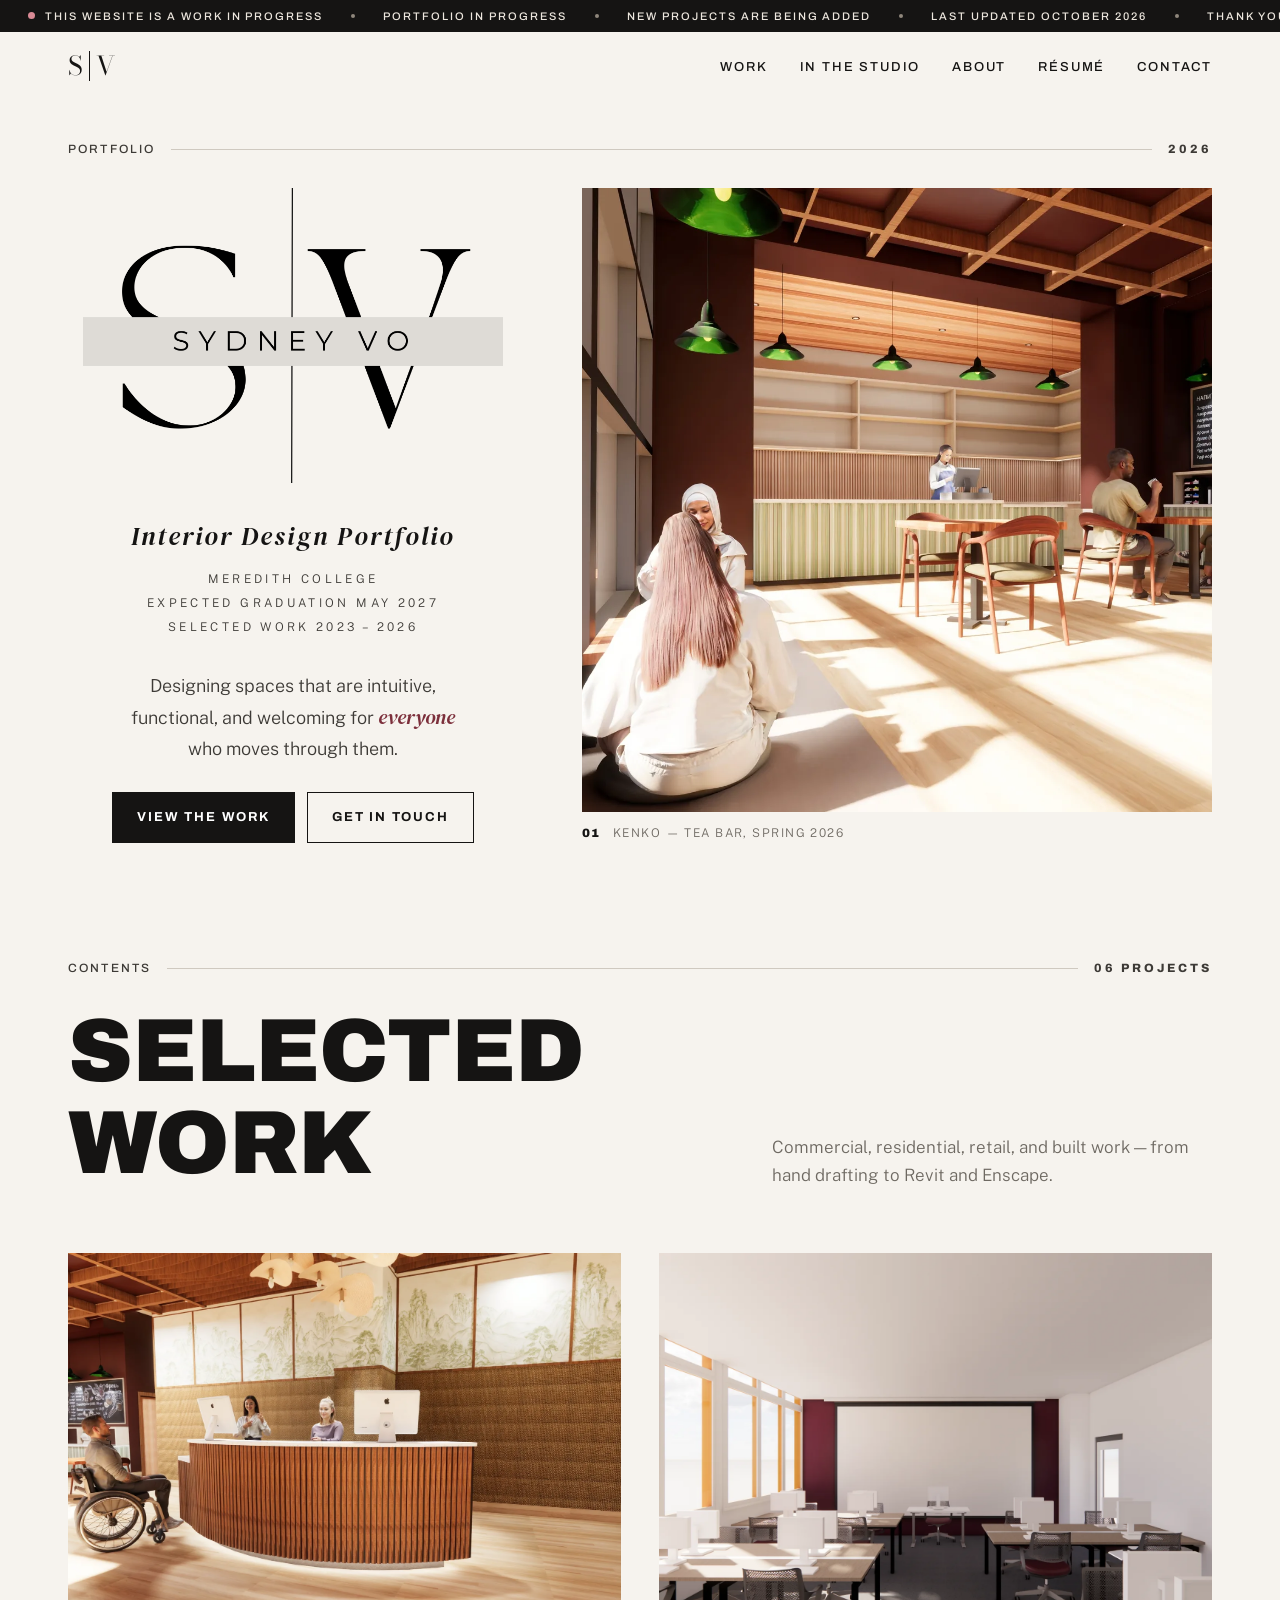
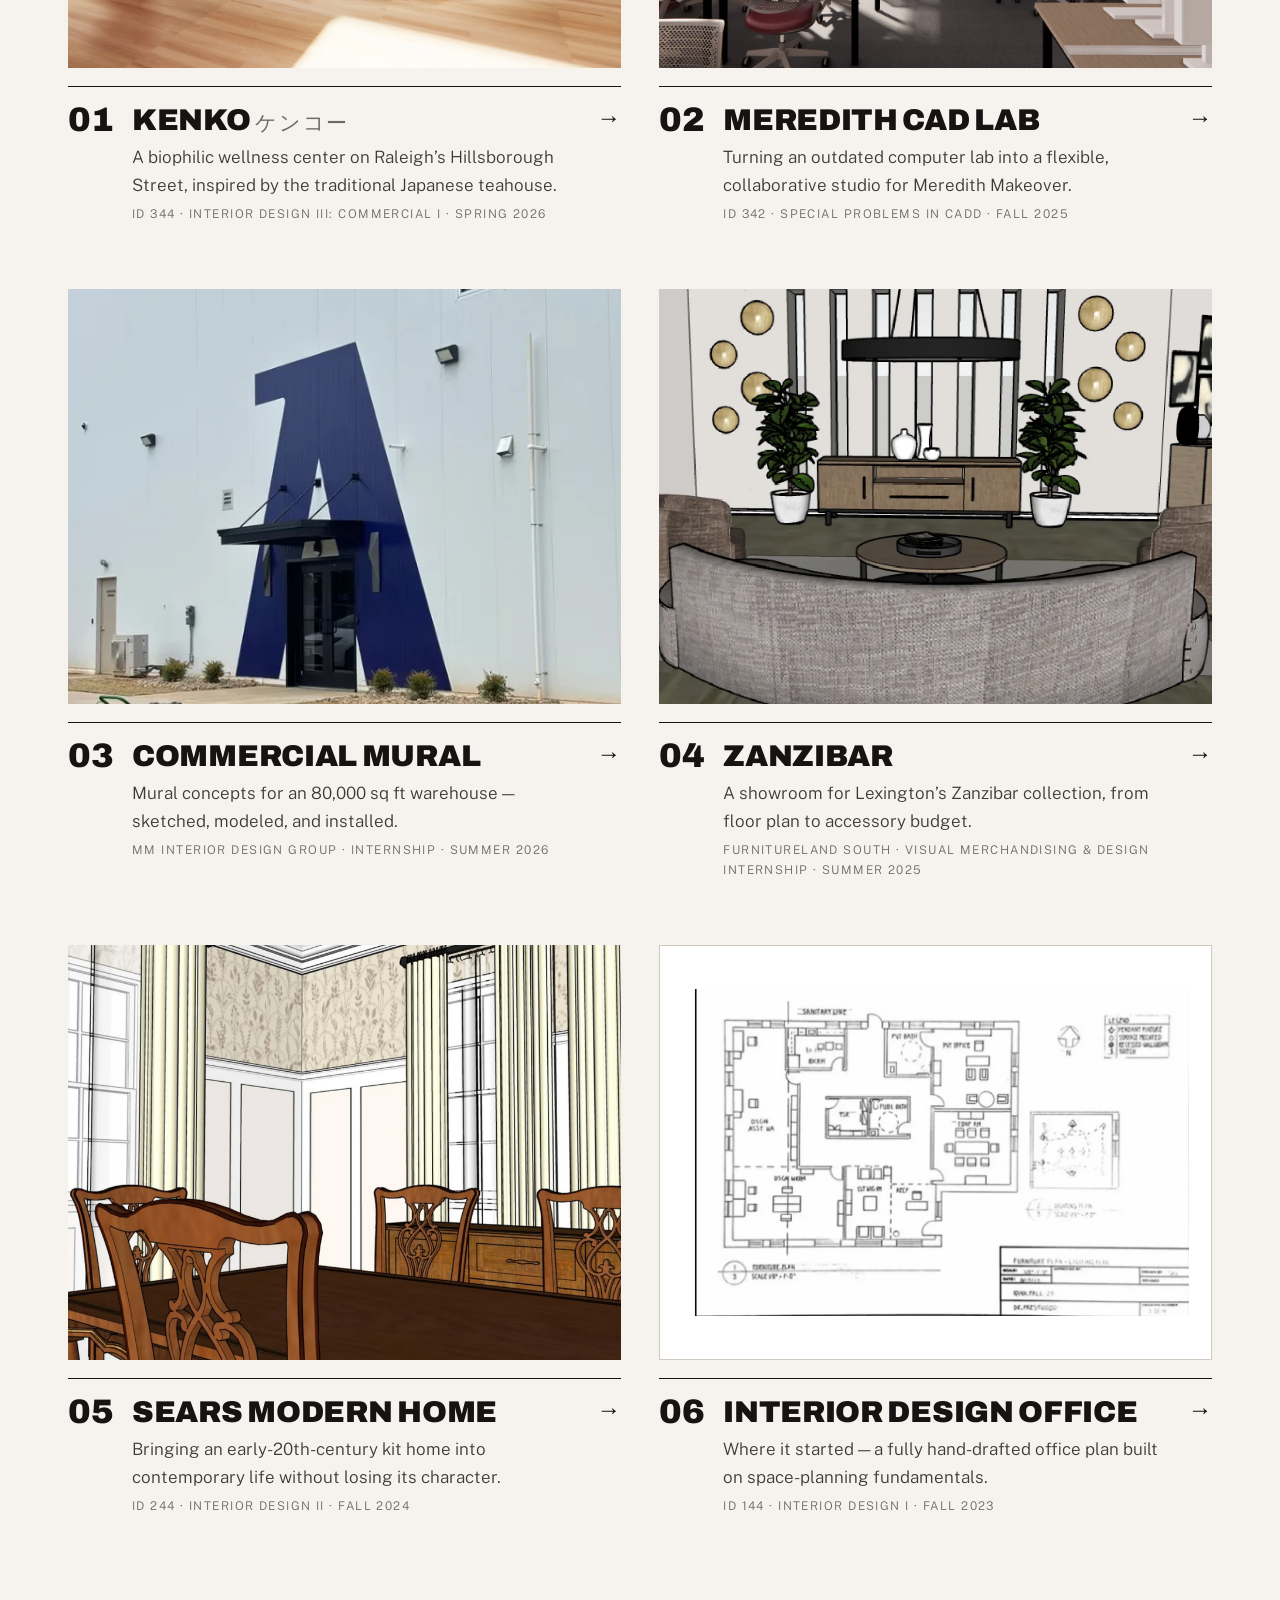
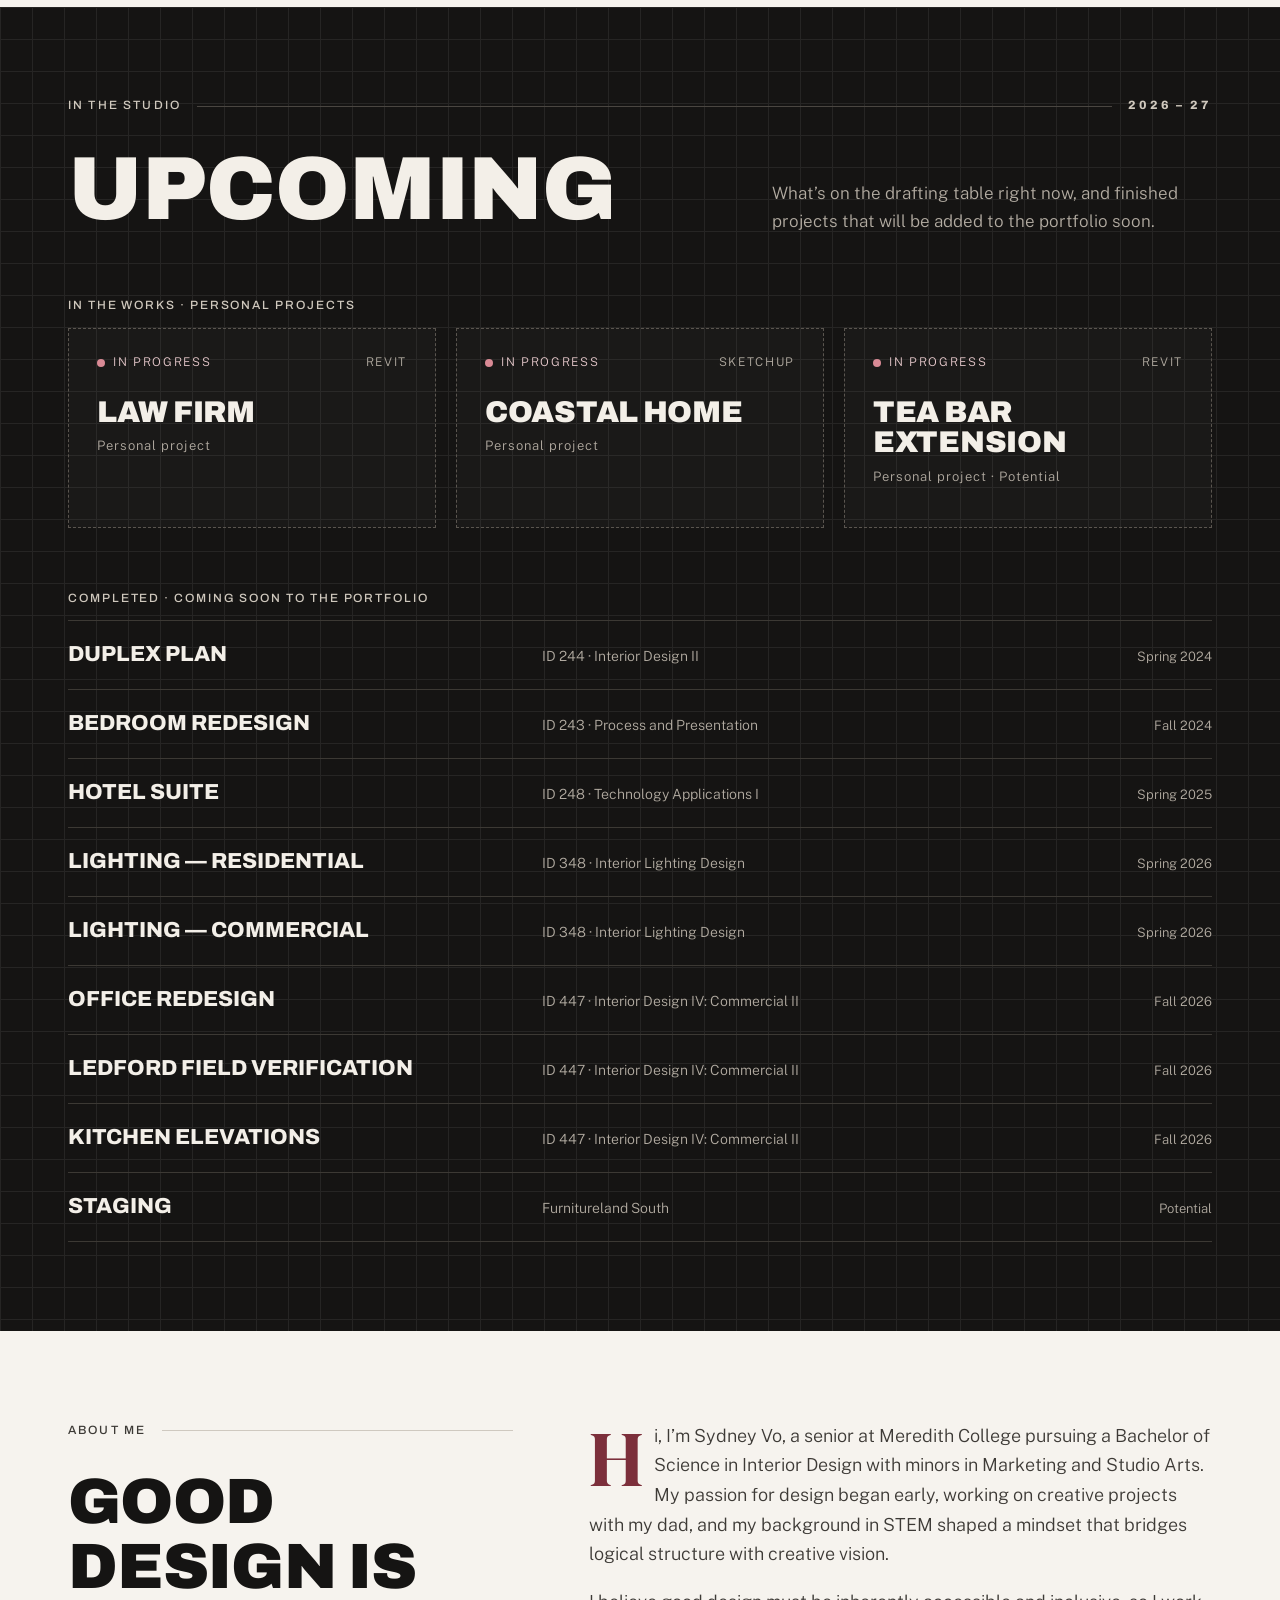
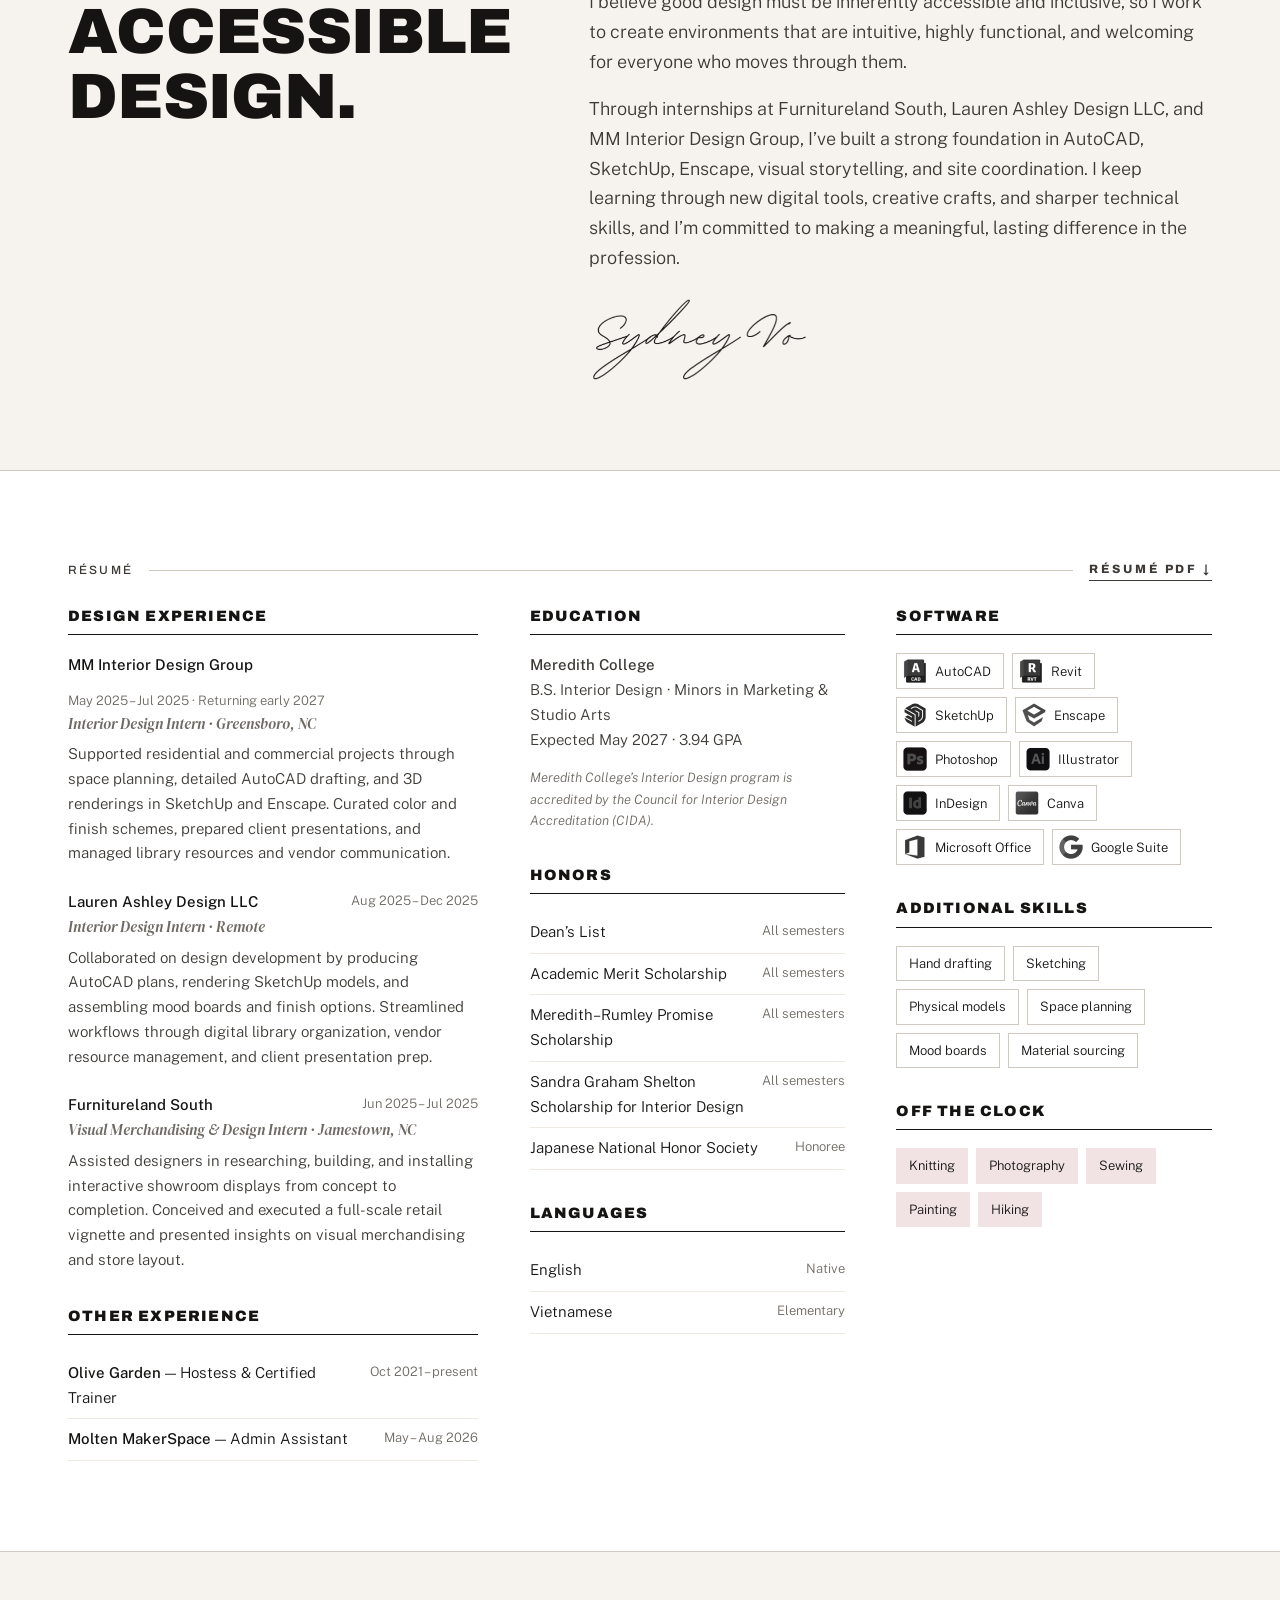
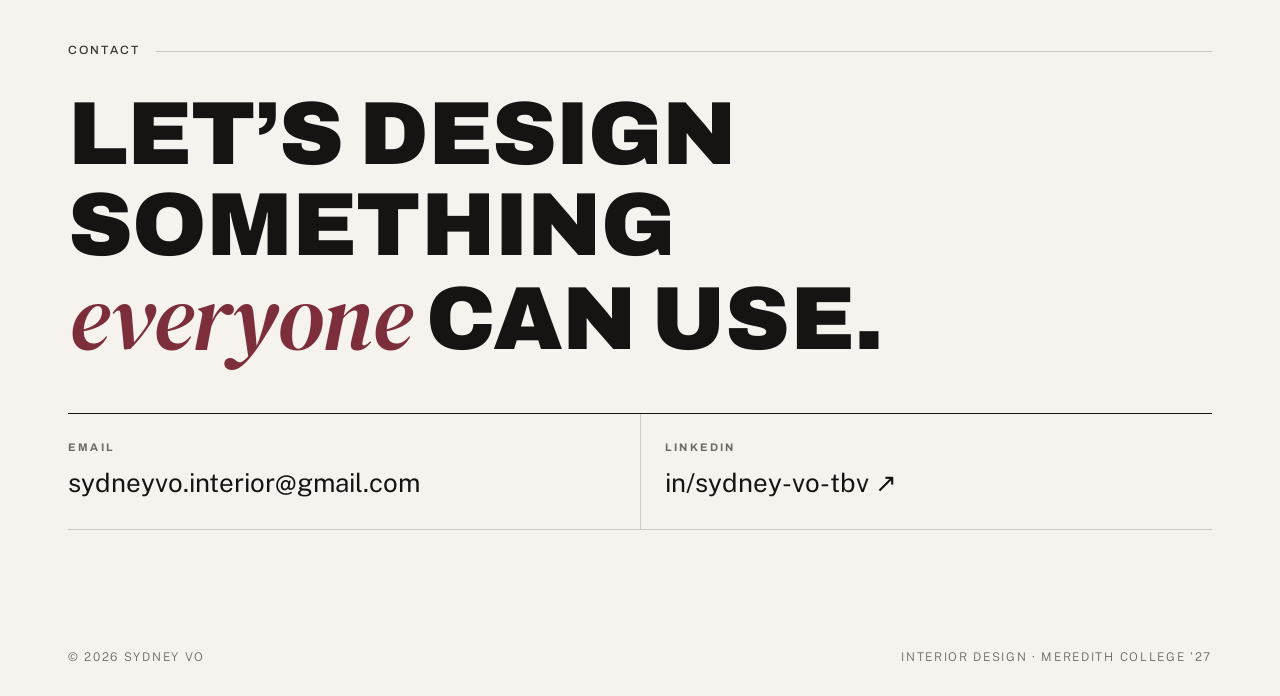
<file: index.html>
<!DOCTYPE html>
<html lang="en">
<head>
  <meta charset="UTF-8" />
  <meta name="viewport" content="width=device-width, initial-scale=1.0" />
  <title>Sydney Vo — Interior Design Portfolio</title>
  <meta name="description" content="Sydney Vo — interior design portfolio. Accessible, inclusive, human-centered spaces. B.S. Interior Design, Meredith College, 2027." />
  <meta property="og:title" content="Sydney Vo — Interior Design Portfolio" />
  <meta property="og:description" content="Selected work 2023–2026: Kenko wellness center, Meredith CAD Lab, Zanzibar, Sears Modern Home and more." />
  <meta property="og:image" content="assets/kenko/teabar-platform.webp" />
  <link rel="preconnect" href="https://fonts.googleapis.com" />
  <link rel="preconnect" href="https://fonts.gstatic.com" crossorigin />
  <link href="https://fonts.googleapis.com/css2?family=Archivo:wght@400;500;700;800;900&family=Bodoni+Moda:opsz,wght@6..96,400;6..96,500&family=DM+Serif+Display:ital@0;1&family=Public+Sans:ital,wght@0,300;0,400;0,500;1,300&display=swap" rel="stylesheet" />
  <link rel="stylesheet" href="styles.css" />
</head>
<body>
  <a class="skip-link" href="#main">Skip to content</a>

  <header class="site-header">
    <div class="wip-bar" role="status" aria-label="This website is a work in progress. New projects are being added.">
      <div class="wip-track" aria-hidden="true">
        <span class="wip-group"><span><i></i>This website is a work in progress</span><span>Portfolio in progress</span><span>New projects are being added</span><span>Last updated October 2026</span><span>Thank you for visiting</span></span>
        <span class="wip-group"><span><i></i>This website is a work in progress</span><span>Portfolio in progress</span><span>New projects are being added</span><span>Last updated October 2026</span><span>Thank you for visiting</span></span>
      </div>
    </div>
    <div class="header-inner">
      <a href="#top" class="logo" aria-label="Sydney Vo — home"><span>S</span><i aria-hidden="true"></i><span>V</span></a>
      <nav class="nav" id="mobile-nav" aria-label="Main">
        <ul>
          <li><a href="#work">Work</a></li>
          <li><a href="#studio">In the studio</a></li>
          <li><a href="#about">About</a></li>
          <li><a href="#resume">Résumé</a></li>
          <li><a href="#contact">Contact</a></li>
        </ul>
      </nav>
      <button class="nav-toggle" aria-label="Open menu" aria-expanded="false" aria-controls="mobile-nav">
        <span></span><span></span>
      </button>
    </div>
  </header>

  <main id="main">
    <!-- Cover -->
    <section class="cover" id="top">
      <div class="rule-label wrap"><span>Portfolio</span><i></i><b>2026</b></div>
      <div class="cover-grid wrap">
        <div class="cover-mark">
          <img class="logo-mark" src="assets/img/logo.png" alt="" width="808" height="568" />
          <h1 class="sr-only">Sydney Vo</h1>
          <p class="cover-kicker">Interior Design Portfolio</p>
          <p class="cover-meta">Meredith College<br />Expected graduation May 2027<br />Selected work 2023 – 2026</p>
          <p class="cover-lede">Designing spaces that are intuitive, functional, and welcoming for <em>everyone</em> who moves through them.</p>
          <div class="cover-actions">
            <a href="#work" class="btn">View the work</a>
            <a href="#contact" class="btn btn-ghost">Get in touch</a>
          </div>
        </div>
        <figure class="cover-image">
          <img src="assets/kenko/teabar-platform.webp" alt="Kenko tea bar — raised platform seating by the windows, warm wood and green tile" fetchpriority="high" />
          <figcaption><span>01</span> Kenko — tea bar, Spring 2026</figcaption>
        </figure>
      </div>
    </section>

    <!-- Work -->
    <section id="work" class="section">
      <div class="wrap">
        <div class="rule-label"><span>Contents</span><i></i><b>06 projects</b></div>
        <header class="section-head">
          <h2>Selected work</h2>
          <p>Commercial, residential, retail, and built work — from hand drafting to Revit and Enscape.</p>
        </header>
        <div class="work-grid" id="work-grid"><!-- rendered from assets/projects.js --></div>
      </div>
    </section>

    <!-- In progress -->
    <section id="studio" class="section studio">
      <div class="wrap">
        <div class="rule-label"><span>In the studio</span><i></i><b>2026 – 27</b></div>
        <header class="section-head">
          <h2>Upcoming</h2>
          <p>What’s on the drafting table right now, and finished projects that will be added to the portfolio soon.</p>
        </header>
        <h3 class="studio-sub">In the works · personal projects</h3>
        <div class="studio-grid" id="studio-grid"><!-- rendered from assets/projects.js --></div>
        <h3 class="studio-sub">Completed · coming soon to the portfolio</h3>
        <ul class="studio-list" id="studio-list"><!-- rendered from assets/projects.js --></ul>
      </div>
    </section>

    <!-- About -->
    <section id="about" class="section about">
      <div class="wrap about-grid">
        <div>
          <div class="rule-label"><span>About me</span><i></i></div>
          <h2 class="about-title">Good design is accessible design.</h2>
        </div>
        <div class="about-body">
          <p>Hi, I’m Sydney Vo, a senior at Meredith College pursuing a Bachelor of Science in Interior Design with minors in Marketing and Studio Arts. My passion for design began early, working on creative projects with my dad, and my background in STEM shaped a mindset that bridges logical structure with creative vision.</p>
          <p>I believe good design must be inherently accessible and inclusive, so I work to create environments that are intuitive, highly functional, and welcoming for everyone who moves through them.</p>
          <p>Through internships at Furnitureland South, Lauren Ashley Design LLC, and MM Interior Design Group, I’ve built a strong foundation in AutoCAD, SketchUp, Enscape, visual storytelling, and site coordination. I keep learning through new digital tools, creative crafts, and sharper technical skills, and I’m committed to making a meaningful, lasting difference in the profession.</p>
          <img class="signature" src="assets/img/signature.png" alt="Sydney Vo signature" width="385" height="147" loading="lazy" />
        </div>
      </div>
    </section>

    <!-- Résumé -->
    <section id="resume" class="section resume">
      <div class="wrap">
        <div class="rule-label rule-label-links"><span>Résumé</span><i></i><b><a href="reference_content/SydneyVo_2026_Resume.pdf" download>Résumé PDF ↓</a></b></div>
        <div class="resume-grid">
          <div class="resume-col">
            <h3>Design experience</h3>
            <article class="job">
              <header><strong>MM Interior Design Group</strong><span>May 2025 – Jul 2025 · Returning early 2027</span></header>
              <em>Interior Design Intern · Greensboro, NC</em>
              <p>Supported residential and commercial projects through space planning, detailed AutoCAD drafting, and 3D renderings in SketchUp and Enscape. Curated color and finish schemes, prepared client presentations, and managed library resources and vendor communication.</p>
            </article>
            <article class="job">
              <header><strong>Lauren Ashley Design LLC</strong><span>Aug 2025 – Dec 2025</span></header>
              <em>Interior Design Intern · Remote</em>
              <p>Collaborated on design development by producing AutoCAD plans, rendering SketchUp models, and assembling mood boards and finish options. Streamlined workflows through digital library organization, vendor resource management, and client presentation prep.</p>
            </article>
            <article class="job">
              <header><strong>Furnitureland South</strong><span>Jun 2025 – Jul 2025</span></header>
              <em>Visual Merchandising &amp; Design Intern · Jamestown, NC</em>
              <p>Assisted designers in researching, building, and installing interactive showroom displays from concept to completion. Conceived and executed a full-scale retail vignette and presented insights on visual merchandising and store layout.</p>
            </article>
            <h3>Other experience</h3>
            <ul class="plain">
              <li><span class="role"><strong>Olive Garden</strong> — Hostess &amp; Certified Trainer</span><span>Oct 2021 – present</span></li>
              <li><span class="role"><strong>Molten MakerSpace</strong> — Admin Assistant</span><span>May – Aug 2026</span></li>
            </ul>
          </div>
          <div class="resume-col">
            <h3>Education</h3>
            <p><strong>Meredith College</strong><br />B.S. Interior Design · Minors in Marketing &amp; Studio Arts<br />Expected May 2027 · 3.94 GPA</p>
            <p class="fine">Meredith College’s Interior Design program is accredited by the Council for Interior Design Accreditation (CIDA).</p>
            <h3>Honors</h3>
            <ul class="plain">
              <li>Dean’s List <span>All semesters</span></li>
              <li>Academic Merit Scholarship <span>All semesters</span></li>
              <li>Meredith–Rumley Promise Scholarship <span>All semesters</span></li>
              <li>Sandra Graham Shelton Scholarship for Interior Design <span>All semesters</span></li>
              <li>Japanese National Honor Society <span>Honoree</span></li>
            </ul>
            <h3>Languages</h3>
            <ul class="plain">
              <li>English <span>Native</span></li>
              <li>Vietnamese <span>Elementary</span></li>
            </ul>
          </div>
          <div class="resume-col">
            <h3>Software</h3>
            <ul class="chips chips-icons">
              <li><img src="assets/icons/autocad.png" alt="" width="24" height="24" loading="lazy" />AutoCAD</li>
              <li><img src="assets/icons/revit.png" alt="" width="24" height="24" loading="lazy" />Revit</li>
              <li><img src="assets/icons/sketchup.png" alt="" width="24" height="24" loading="lazy" />SketchUp</li>
              <li><img src="assets/icons/enscape.png" alt="" width="24" height="24" loading="lazy" />Enscape</li>
              <li><img src="assets/icons/photoshop.png" alt="" width="24" height="24" loading="lazy" />Photoshop</li>
              <li><img src="assets/icons/illustrator.png" alt="" width="24" height="24" loading="lazy" />Illustrator</li>
              <li><img src="assets/icons/indesign.png" alt="" width="24" height="24" loading="lazy" />InDesign</li>
              <li><img src="assets/icons/canva.png" alt="" width="24" height="24" loading="lazy" />Canva</li>
              <li><img src="assets/icons/office.png" alt="" width="24" height="24" loading="lazy" />Microsoft Office</li>
              <li><img src="assets/icons/google.png" alt="" width="24" height="24" loading="lazy" />Google Suite</li>
            </ul>
            <h3>Additional skills</h3>
            <ul class="chips">
              <li>Hand drafting</li><li>Sketching</li><li>Physical models</li><li>Space planning</li><li>Mood boards</li><li>Material sourcing</li>
            </ul>
            <h3>Off the clock</h3>
            <ul class="chips chips-soft">
              <li>Knitting</li><li>Photography</li><li>Sewing</li><li>Painting</li><li>Hiking</li>
            </ul>
          </div>
        </div>
      </div>
    </section>

    <!-- Contact -->
    <section id="contact" class="section contact">
      <div class="wrap">
        <div class="rule-label"><span>Contact</span><i></i></div>
        <h2 class="contact-title">Let’s design something<br /><em>everyone</em> can use.</h2>
        <div class="contact-links">
          <a href="mailto:sydneyvo.interior@gmail.com"><small>Email</small>sydneyvo.interior@gmail.com</a>
          <a href="https://www.linkedin.com/in/sydney-vo-tbv" target="_blank" rel="noopener noreferrer"><small>LinkedIn</small>in/sydney-vo-tbv ↗</a>
        </div>
      </div>
    </section>
  </main>

  <footer class="site-footer">
    <div class="wrap">
      <span>© <span id="year"></span> Sydney Vo</span>
      <span>Interior Design · Meredith College ’27</span>
    </div>
  </footer>

  <script src="assets/projects.js"></script>
  <script src="script.js"></script>
</body>
</html>
</file>
<file: styles.css>
/* Sydney Vo — Interior Design Portfolio
 * Editorial black-and-white system taken from the printed portfolio
 * (heavy grotesque headings, Didone SV monogram, "PORTFOLIO —— 2026" rules),
 * warmed with paper tones and an oxblood accent from the Kenko / CAD Lab palettes.
 */
:root {
  --paper: #F6F3EE;
  --paper-2: #EEE9E1;
  --card: #FFFFFF;
  --band: #E4E1DC;
  --ink: #151413;
  --ink-2: #3D3A36;
  --muted: #6E6962;
  --rule: #CFC9C0;
  --accent: #7C2F3B;
  --accent-soft: #F1E3E3;
  --sage: #7F9277;

  --f-display: 'Archivo', 'Helvetica Neue', Arial, sans-serif;
  --f-body: 'Public Sans', 'Helvetica Neue', Arial, sans-serif;
  --f-serif: 'Bodoni Moda', 'Didot', 'Bodoni 72', Georgia, serif;
  --f-accent: 'DM Serif Display', Georgia, 'Times New Roman', serif;

  --gutter: clamp(16px, 4vw, 48px);
  --max: 1240px;
  --bar-h: 32px;
  --header-h: calc(68px + var(--bar-h));
  --ease: cubic-bezier(.2, .7, .2, 1);
}

*, *::before, *::after { box-sizing: border-box; }
html { scroll-behavior: smooth; scroll-padding-top: calc(var(--header-h) + 12px); -webkit-text-size-adjust: 100%; }
body {
  margin: 0;
  background: var(--paper);
  color: var(--ink);
  font-family: var(--f-body);
  font-weight: 300;
  font-size: 17px;
  line-height: 1.65;
  -webkit-font-smoothing: antialiased;
  overflow-x: hidden;
}
body.nav-open { overflow: hidden; }
img { max-width: 100%; display: block; }
a { color: inherit; }
p { margin: 0 0 1em; }
h1, h2, h3 { margin: 0; font-family: var(--f-display); font-weight: 900; letter-spacing: -0.01em; line-height: 1.02; text-transform: uppercase; }
em { font-family: var(--f-accent); font-style: italic; font-weight: 400; text-transform: none; }
strong { font-weight: 500; }
::selection { background: var(--accent); color: #fff; }
:focus-visible { outline: 2px solid var(--accent); outline-offset: 3px; }

.wrap { width: 100%; max-width: var(--max); margin: 0 auto; padding-left: var(--gutter); padding-right: var(--gutter); }
.sr-only { position: absolute; width: 1px; height: 1px; overflow: hidden; clip: rect(0 0 0 0); white-space: nowrap; }
.skip-link { position: absolute; left: 12px; top: -48px; z-index: 200; background: var(--ink); color: #fff; padding: 8px 14px; text-decoration: none; }
.skip-link:focus { top: 12px; }

/* "PORTFOLIO ———————— 2026" rule, straight from the PDF page header */
.rule-label {
  display: flex; align-items: center; gap: 16px;
  font-family: var(--f-display); font-size: 12px; font-weight: 500;
  letter-spacing: .18em; text-transform: uppercase; color: var(--ink-2);
  margin-bottom: 28px;
}
.rule-label i { flex: 1; height: 1px; background: var(--rule); }
.rule-label b { font-weight: 800; letter-spacing: .24em; }
.rule-label b a { text-decoration: none; border-bottom: 1px solid currentColor; }
.rule-label b a:hover { color: var(--accent); }

/* Buttons */
.btn {
  display: inline-flex; align-items: center; justify-content: center; gap: 8px;
  padding: 14px 24px; min-height: 48px;
  background: var(--ink); color: #fff; text-decoration: none;
  font-family: var(--f-display); font-weight: 700; font-size: 13px; letter-spacing: .14em; text-transform: uppercase;
  border: 1px solid var(--ink); transition: background .25s, color .25s, border-color .25s;
}
.btn:hover { background: var(--accent); border-color: var(--accent); }
.btn-ghost { background: transparent; color: var(--ink); }
.btn-ghost:hover { background: var(--ink); color: #fff; border-color: var(--ink); }
.link { color: var(--accent); font-weight: 500; text-underline-offset: 4px; }

/* ---------- Header ---------- */
.site-header {
  position: sticky; top: 0; z-index: 100; height: var(--header-h);
  background: var(--paper); /* solid so the header never shows content through it */
  border-bottom: 1px solid transparent; transition: border-color .3s, box-shadow .3s;
}
.site-header.is-scrolled { border-bottom-color: var(--rule); box-shadow: 0 6px 18px rgba(21,20,19,.06); }
/* Work-in-progress ticker at the very top of the header */
.wip-bar { height: var(--bar-h); overflow: hidden; background: var(--ink); color: #EDE7DE; display: flex; align-items: center; font-family: var(--f-display); font-size: 11px; font-weight: 500; letter-spacing: .18em; text-transform: uppercase; }
.wip-track { display: flex; width: max-content; animation: wip-scroll 38s linear infinite; }
.wip-bar:hover .wip-track { animation-play-state: paused; }
.wip-group { display: flex; flex-shrink: 0; }
.wip-group > span { display: inline-flex; align-items: center; gap: 10px; padding: 0 28px; white-space: nowrap; }
.wip-group > span + span::before { content: ''; width: 4px; height: 4px; border-radius: 50%; background: #8F877C; margin-right: 18px; margin-left: -28px; }
.wip-group i { width: 7px; height: 7px; border-radius: 50%; background: #D98A95; animation: pulse 2.2s infinite; }
@keyframes wip-scroll { from { transform: translateX(0); } to { transform: translateX(-50%); } }
.header-inner { max-width: var(--max); margin: 0 auto; height: calc(100% - var(--bar-h)); padding: 0 var(--gutter); display: flex; align-items: center; justify-content: space-between; }
.logo { display: inline-flex; align-items: center; gap: 6px; text-decoration: none; font-family: var(--f-serif); font-size: 26px; line-height: 1; }
.logo i { width: 1px; height: 30px; background: var(--ink); }
.nav ul { display: flex; gap: 32px; list-style: none; margin: 0; padding: 0; }
.nav a { text-decoration: none; font-family: var(--f-display); font-weight: 500; font-size: 13px; letter-spacing: .14em; text-transform: uppercase; position: relative; padding: 6px 0; }
.nav a::after { content: ''; position: absolute; left: 0; right: 100%; bottom: 0; height: 1px; background: var(--accent); transition: right .3s var(--ease); }
.nav a:hover::after { right: 0; }
.nav-toggle { display: none; width: 44px; height: 44px; background: none; border: 0; padding: 10px; cursor: pointer; flex-direction: column; justify-content: center; gap: 7px; }
.nav-toggle span { display: block; height: 1.5px; background: var(--ink); transition: transform .3s var(--ease); }
.nav-toggle[aria-expanded="true"] span:first-child { transform: translateY(4.25px) rotate(45deg); }
.nav-toggle[aria-expanded="true"] span:last-child { transform: translateY(-4.25px) rotate(-45deg); }

/* ---------- Cover ---------- */
.cover { padding: 40px 0 clamp(64px, 9vw, 120px); }
.cover-grid { display: grid; grid-template-columns: minmax(0, 5fr) minmax(0, 7fr); gap: clamp(32px, 5vw, 80px); align-items: stretch; }
.cover-mark { text-align: center; }
.logo-mark { display: block; width: min(100%, 420px); height: auto; margin: 0 auto 32px; mix-blend-mode: multiply; }
.cover-kicker { font-family: var(--f-accent); font-style: italic; font-size: clamp(20px, 2vw, 26px); letter-spacing: .08em; margin-bottom: 10px; }
.cover-meta { font-size: 12px; letter-spacing: .28em; text-transform: uppercase; color: var(--ink-2); line-height: 2; margin-bottom: 32px; }
.cover-lede { max-width: 30ch; margin: 0 auto 28px; font-size: 18px; color: var(--ink-2); }
.cover-lede em { color: var(--accent); font-size: 1.12em; }
.cover-actions { display: flex; gap: 12px; justify-content: center; flex-wrap: wrap; }
.cover-image { margin: 0; display: flex; flex-direction: column; }
.cover-image img { width: 100%; flex: 1; min-height: 0; object-fit: cover; object-position: 40% 50%; }
.cover-image figcaption { display: flex; gap: 12px; margin-top: 12px; font-size: 12px; letter-spacing: .12em; text-transform: uppercase; color: var(--muted); }
.cover-image figcaption span { font-family: var(--f-display); font-weight: 900; color: var(--ink); }

/* ---------- Sections ---------- */
.section { padding: clamp(56px, 7vw, 96px) 0; }
.section-head { display: grid; grid-template-columns: minmax(0, 1fr) minmax(0, 1fr); gap: 24px 48px; align-items: end; margin-bottom: clamp(36px, 5vw, 64px); }
.section-head h2 { font-size: clamp(44px, 7vw, 96px); }
.section-head p { color: var(--muted); max-width: 44ch; margin: 0; justify-self: end; }

/* ---------- Work ---------- */
#work { padding-top: 0; }
.work-grid { display: grid; grid-template-columns: repeat(2, minmax(0, 1fr)); gap: clamp(40px, 5vw, 72px) clamp(20px, 3vw, 40px); }
.work-card { text-decoration: none; display: block; }
.work-media { overflow: hidden; background: var(--paper-2); aspect-ratio: 4 / 3; }
.work-media img { width: 100%; height: 100%; object-fit: cover; transition: transform .9s var(--ease), filter .6s; }
.work-media.is-drawing { background: #fff; border: 1px solid var(--rule); }
.work-media.is-drawing img { object-fit: contain; padding: 4%; mix-blend-mode: multiply; }
.work-card:hover .work-media img { transform: scale(1.035); }
.work-info { display: grid; grid-template-columns: auto minmax(0, 1fr) auto; gap: 18px; align-items: start; padding-top: 18px; border-top: 1px solid var(--ink); margin-top: 18px; }
.work-num { font-family: var(--f-display); font-weight: 900; font-size: 34px; line-height: .9; }
.work-info h3 { font-size: clamp(22px, 2.4vw, 30px); margin-bottom: 8px; }
.work-info h3 span { font-family: var(--f-body); font-weight: 300; letter-spacing: .08em; font-size: .7em; color: var(--muted); }
.work-summary { margin-bottom: 6px; color: var(--ink-2); max-width: 52ch; }
.work-meta { margin: 0; font-size: 12px; letter-spacing: .12em; text-transform: uppercase; color: var(--muted); }
.work-arrow { font-size: 24px; line-height: 1; transition: transform .4s var(--ease), color .3s; }
.work-card:hover .work-arrow { transform: translateX(6px); color: var(--accent); }
.work-card:hover h3 { color: var(--accent); }

/* ---------- In the studio (upcoming) ---------- */
.studio { background: var(--ink); color: #F3EFE8; position: relative; overflow: hidden; }
.studio::before { /* faint drafting grid */
  content: ''; position: absolute; inset: 0; pointer-events: none; opacity: .07;
  background-image: linear-gradient(#fff 1px, transparent 1px), linear-gradient(90deg, #fff 1px, transparent 1px);
  background-size: 32px 32px;
}
.studio .wrap { position: relative; }
.studio .rule-label { color: #CFC8BD; }
.studio .rule-label i { background: #4A4641; }
.studio .section-head p { color: #B3ACA2; }
.studio-grid { display: grid; grid-template-columns: repeat(auto-fit, minmax(min(100%, 300px), 1fr)); gap: 20px; }
.studio-card { border: 1px dashed #5A554F; padding: 24px 28px; display: flex; flex-direction: column; background: rgba(255,255,255,.02); transition: border-color .3s, background .3s; }
.studio-card:hover { border-color: #A89F93; background: rgba(255,255,255,.04); }
.studio-top { display: flex; justify-content: space-between; align-items: center; margin-bottom: 24px; font-size: 12px; letter-spacing: .14em; text-transform: uppercase; }
.badge { display: inline-flex; align-items: center; gap: 8px; color: #E7C9CC; }
.badge i { width: 8px; height: 8px; border-radius: 50%; background: #D98A95; box-shadow: 0 0 0 0 rgba(217,138,149,.6); animation: pulse 2.2s infinite; }
@keyframes pulse { 70% { box-shadow: 0 0 0 8px rgba(217,138,149,0); } 100% { box-shadow: 0 0 0 0 rgba(217,138,149,0); } }
.eta { color: #B3ACA2; }
.studio-card h3 { font-size: clamp(24px, 2.4vw, 30px); margin-bottom: 8px; }
.studio-org { font-size: 13px; letter-spacing: .08em; color: #B3ACA2; margin-bottom: 16px; }
.studio-note { color: #D9D3CA; flex: 1; }
.phases { list-style: none; margin: 20px 0 0; padding: 0; display: grid; grid-template-columns: repeat(4, 1fr); gap: 4px; }
.phases li { font-size: 10.5px; letter-spacing: .06em; text-transform: uppercase; color: #7E776E; line-height: 1.3; }
.phases li::before { content: ''; display: block; height: 3px; background: #3C3934; margin-bottom: 10px; }
.phases li.is-done { color: #CFC8BD; }
.phases li.is-done::before { background: #CFC8BD; }
.phases li.is-current { color: #fff; font-weight: 500; }
.phases li.is-current::before { background: linear-gradient(90deg, #D98A95 55%, #3C3934 55%); }
.studio-sub { font-size: 12px; font-weight: 500; letter-spacing: .16em; text-transform: uppercase; color: #CFC8BD; margin: 0 0 16px; }
.studio-grid + .studio-sub { margin-top: clamp(40px, 5vw, 64px); }
.studio-list { list-style: none; margin: 0; padding: 0; border-top: 1px solid #3C3934; }
.studio-list li { display: grid; grid-template-columns: minmax(0, 1.2fr) minmax(0, 1.4fr) 120px; gap: 16px; align-items: baseline; padding: 16px 0; border-bottom: 1px solid #3C3934; }
.ta-title { font-family: var(--f-display); font-weight: 800; text-transform: uppercase; font-size: clamp(17px, 1.7vw, 22px); }
.ta-course { font-size: 14px; color: #B3ACA2; }
.ta-term { font-size: 13px; color: #B3ACA2; text-align: right; }
.studio-more { justify-content: center; align-items: flex-start; border-style: solid; border-color: #3C3934; }
.studio-more p { font-family: var(--f-accent); font-style: italic; font-size: 24px; line-height: 1.35; color: #D9D3CA; margin: 0; }
.studio-more a { color: #E7C9CC; }

/* ---------- About ---------- */
.about-grid { display: grid; grid-template-columns: minmax(0, 5fr) minmax(0, 7fr); gap: clamp(32px, 6vw, 96px); }
.about-title { font-size: clamp(38px, 5vw, 64px); }
.about-body p { font-size: 18px; color: var(--ink-2); }
.about-body p:first-child::first-letter { font-family: var(--f-accent); float: left; font-size: 4.4em; line-height: .8; padding: 6px 10px 0 0; color: var(--accent); }
.signature { width: 220px; height: auto; margin-top: 24px; opacity: .9; }

/* ---------- Résumé ---------- */
.resume { background: var(--card); border-top: 1px solid var(--rule); border-bottom: 1px solid var(--rule); }
.resume-grid { display: grid; grid-template-columns: 1.3fr 1fr 1fr; gap: clamp(32px, 4vw, 64px); }
.resume h3 { font-size: 15px; letter-spacing: .08em; margin: 0 0 18px; padding-bottom: 10px; border-bottom: 1px solid var(--ink); }
.resume-col > h3:not(:first-child) { margin-top: 36px; }
.resume-col p, .job p { font-size: 15px; color: var(--ink-2); }
.job { margin-bottom: 24px; }
.job header { display: flex; justify-content: space-between; gap: 12px; flex-wrap: wrap; font-size: 15px; }
.job header span { font-size: 13px; color: var(--muted); }
.job em { display: block; font-size: 15px; color: var(--muted); margin-bottom: 6px; }
.fine { font-size: 13px !important; color: var(--muted) !important; font-style: italic; }
.plain { list-style: none; margin: 0; padding: 0; font-size: 15px; }
.plain li { display: flex; justify-content: space-between; gap: 12px; padding: 8px 0; border-bottom: 1px solid var(--paper-2); }
.plain li span { color: var(--muted); font-size: 13px; white-space: nowrap; }
.chips { list-style: none; margin: 0; padding: 0; display: flex; flex-wrap: wrap; gap: 8px; }
.chips li { font-size: 13px; padding: 6px 12px; border: 1px solid var(--rule); }
.chips-icons li { display: inline-flex; align-items: center; gap: 8px; padding: 5px 12px 5px 6px; background: #fff; }
.chips-icons img { width: 24px; height: 24px; mix-blend-mode: multiply; }
.plain .role { color: var(--ink); font-size: 15px; white-space: normal; }
.rule-label-links b { display: flex; gap: 20px; flex-wrap: wrap; justify-content: flex-end; }
.chips-soft li { background: var(--accent-soft); border-color: transparent; }

/* ---------- Contact ---------- */
.contact-title { font-size: clamp(40px, 7vw, 100px); margin-bottom: 48px; }
.contact-title em { color: var(--accent); }
.contact-links { display: grid; grid-template-columns: repeat(2, minmax(0, 1fr)); border-top: 1px solid var(--ink); }
.contact-links a { display: flex; flex-direction: column; gap: 6px; padding: 24px 0; text-decoration: none; font-size: clamp(18px, 2.2vw, 26px); font-weight: 400; border-bottom: 1px solid var(--rule); overflow-wrap: anywhere; transition: color .3s; }
.contact-links a:nth-child(2) { padding-left: 24px; border-left: 1px solid var(--rule); }
.contact-links a:hover { color: var(--accent); }
.contact-links small { font-family: var(--f-display); font-size: 11px; font-weight: 700; letter-spacing: .2em; text-transform: uppercase; color: var(--muted); }

/* ---------- Footer ---------- */
.site-footer { padding: 28px 0; font-size: 12px; letter-spacing: .14em; text-transform: uppercase; color: var(--muted); }
.site-footer .wrap { display: flex; justify-content: space-between; gap: 16px; flex-wrap: wrap; }
.site-footer a { text-decoration: none; }

/* ---------- Case study ---------- */
.case-head { padding-top: 32px; padding-bottom: 36px; }
.back { display: inline-block; margin-bottom: 36px; text-decoration: none; font-family: var(--f-display); font-size: 13px; font-weight: 500; letter-spacing: .14em; text-transform: uppercase; }
.back:hover { color: var(--accent); }
.case-head h1 { font-size: clamp(48px, 10vw, 140px); margin-bottom: 36px; overflow-wrap: anywhere; }
.case-head h1 span { font-family: var(--f-body); font-weight: 300; font-size: .4em; letter-spacing: .08em; color: var(--muted); vertical-align: middle; }
.facts { display: grid; grid-template-columns: repeat(auto-fit, minmax(180px, 1fr)); margin: 0; border-top: 1px solid var(--ink); }
.facts div { padding: 14px 16px 14px 0; border-bottom: 1px solid var(--rule); }
.facts dt { font-family: var(--f-display); font-size: 11px; font-weight: 700; letter-spacing: .18em; text-transform: uppercase; color: var(--muted); margin-bottom: 4px; }
.facts dd { margin: 0; font-size: 15px; }
.case-hero { margin-top: 0; margin-bottom: clamp(40px, 5vw, 64px); }
.case-hero figcaption { margin-top: 12px; }
.case-hero img { width: 100%; height: auto; cursor: zoom-in; }
.case-hero.is-drawing img, figure.is-drawing img { mix-blend-mode: multiply; }
.eyebrow { font-family: var(--f-display); font-size: 13px; font-weight: 800; letter-spacing: .2em; margin-bottom: 20px; }
.case-intro, .case-concept, .case-drivers, .case-process, .case-gallery, .case-boards { margin-bottom: clamp(40px, 5vw, 72px); }
.case-intro { display: grid; grid-template-columns: minmax(0, 4fr) minmax(0, 8fr); gap: 32px; }
.case-text p { font-size: clamp(18px, 1.6vw, 21px); color: var(--ink-2); max-width: 62ch; }
.case-concept.has-materials { display: grid; grid-template-columns: minmax(0, 6fr) minmax(0, 6fr); gap: clamp(32px, 5vw, 72px); align-items: start; }
.case-concept.has-materials { align-items: center; }
.finishes img { display: block; width: 100%; max-width: 340px; height: auto; }
.case-concept blockquote { margin: 0; font-family: var(--f-accent); font-size: clamp(20px, 2.2vw, 28px); line-height: 1.45; max-width: 46ch; border-left: 2px solid var(--accent); padding-left: clamp(18px, 3vw, 40px); }
.case-drivers ul { list-style: none; margin: 0; padding: 0; display: grid; grid-template-columns: repeat(auto-fit, minmax(220px, 1fr)); gap: 0; border-top: 1px solid var(--ink); }
.case-drivers li { padding: 22px 22px 22px 0; border-bottom: 1px solid var(--rule); }
.case-drivers li span { display: block; font-family: var(--f-display); font-weight: 900; font-size: 13px; color: var(--accent); margin-bottom: 14px; }
.case-drivers strong { display: block; font-family: var(--f-display); font-weight: 800; text-transform: uppercase; font-size: 16px; margin-bottom: 8px; }
.case-drivers p { font-size: 15px; color: var(--ink-2); margin: 0; }
.case-process ol { list-style: none; margin: 0; padding: 0; counter-reset: step; }
.case-process ol > li { counter-increment: step; display: grid; grid-template-columns: 80px minmax(0, 3fr) minmax(0, 7fr); gap: 24px; padding: 24px 0; border-top: 1px solid var(--rule); align-items: baseline; }
.case-process ol > li:last-child { border-bottom: 1px solid var(--rule); }
.case-process ol > li::before { content: counter(step, decimal-leading-zero); font-family: var(--f-display); font-weight: 900; font-size: 28px; line-height: 1; }
.case-process h3 { font-size: 17px; letter-spacing: .04em; }
.case-process p { margin: 0; color: var(--ink-2); }
.step-media { grid-column: 2 / -1; display: grid; grid-template-columns: repeat(2, minmax(0, 1fr)); gap: 24px 32px; margin-top: 16px; align-items: end; max-width: 900px; }
.step-media figure { margin: 0; }
.step-media figure.is-wide { grid-column: 1 / -1; }
.step-media figure.is-wide img { margin: 0 auto; }
.step-media figure.is-tall { grid-column: 1 / -1; text-align: center; }
.step-media figure.is-tall img { width: auto; max-width: 100%; max-height: 62vh; margin: 0 auto; }
/* centred drawings: the caption takes the image's width so it sits right under it */
.step-media figure.is-wide, .step-media figure.is-tall { display: table; margin: 0 auto; text-align: left; }
.step-media figure.is-wide figcaption, .step-media figure.is-tall figcaption { display: table-caption; caption-side: bottom; }
.step-row { grid-column: 1 / -1; display: grid; grid-template-columns: minmax(0, 1fr) minmax(0, 1fr) 150px; gap: 24px 28px; align-items: end; }
.step-row .step-finishes { align-self: start; }
.step-row figure { margin: 0; }
.step-finishes h4 { margin: 0 0 12px; font-family: var(--f-display); font-size: 12px; font-weight: 700; letter-spacing: .18em; text-transform: uppercase; color: var(--muted); }
.case-process .step-finishes ul { list-style: none; margin: 0; padding: 0; display: grid; grid-template-columns: repeat(2, minmax(0, 1fr)); gap: 14px 12px; }
.case-process .step-finishes li { display: block; padding: 0; border: 0; font-size: 12px; line-height: 1.3; color: var(--ink-2); }
.step-finishes img { display: block; width: 100%; aspect-ratio: 1; object-fit: cover; margin-bottom: 6px; box-shadow: 0 0 0 1px var(--rule); }
.step-media img { display: block; width: 100%; height: auto; mix-blend-mode: multiply; cursor: zoom-in; }
.step-media figcaption { font-size: 13px; margin-top: 8px; }
.gallery { display: grid; grid-template-columns: repeat(2, minmax(0, 1fr)); gap: 24px; }
.gallery figure { margin: 0; }
.gallery figure.is-wide { grid-column: 1 / -1; }
.gallery figure.is-tall { grid-column: 1 / -1; max-width: 560px; }
.gallery img { width: 100%; cursor: zoom-in; }
figcaption { font-size: 14px; color: var(--muted); margin-top: 10px; max-width: 70ch; }
.boards-note { color: var(--muted); margin-top: -8px; }
.boards { display: grid; grid-template-columns: repeat(2, minmax(0, 1fr)); gap: 24px; }
.boards figure { margin: 0; }
.boards img { width: 100%; background: #fff; border: 1px solid var(--rule); cursor: zoom-in; transition: box-shadow .3s; }
.boards img:hover { box-shadow: 0 12px 40px rgba(0,0,0,.08); }
.boards figcaption { font-size: 12px; letter-spacing: .14em; text-transform: uppercase; }
.case-nav { display: grid; grid-template-columns: 1fr 1fr; margin-bottom: 40px; }
.case-nav a { border-top: 1px solid var(--ink); display: flex; flex-direction: column; gap: 8px; padding: 32px 0; text-decoration: none; font-family: var(--f-display); font-weight: 900; text-transform: uppercase; font-size: clamp(20px, 3vw, 36px); line-height: 1; }
.case-nav a:last-child { text-align: right; border-left: 1px solid var(--rule); padding-left: 16px; }
.case-nav small { font-size: 12px; font-weight: 500; letter-spacing: .16em; color: var(--muted); }
.case-nav a:hover { color: var(--accent); }
.case-missing { padding: 120px var(--gutter); }
.case-missing h1 { font-size: 56px; margin-bottom: 24px; }

/* ---------- Lightbox ---------- */
.lightbox { position: fixed; inset: 0; z-index: 300; background: rgba(18,17,16,.94); display: flex; align-items: center; justify-content: center; padding: 56px 64px; }
.lightbox[hidden] { display: none; }
.lightbox figure { margin: 0; max-width: 100%; max-height: 100%; display: flex; flex-direction: column; align-items: center; }
.lightbox img { max-width: 100%; max-height: calc(100vh - 150px); object-fit: contain; background: #fff; }
.lightbox figcaption { color: #CFC8BD; text-align: center; }
.lightbox button { position: absolute; background: none; border: 0; color: #fff; font-size: 40px; line-height: 1; width: 52px; height: 52px; cursor: pointer; opacity: .8; }
.lightbox button:hover { opacity: 1; }
.lb-close { top: 8px; right: 8px; }
.lb-prev { left: 6px; top: 50%; transform: translateY(-50%); }
.lb-next { right: 6px; top: 50%; transform: translateY(-50%); }

/* ---------- Reveal ---------- */
.reveal { opacity: 0; transform: translateY(24px); transition: opacity .8s var(--ease), transform .8s var(--ease); }
.reveal.is-in { opacity: 1; transform: none; }

/* ---------- Responsive ---------- */
@media (max-width: 1000px) {
  .resume-grid { grid-template-columns: 1fr 1fr; }
  .resume-col:first-child { grid-column: 1 / -1; }
}
@media (max-width: 820px) {
  .nav-toggle { display: flex; }
  .nav { position: fixed; inset: var(--header-h) 0 0 0; background: var(--paper); padding: 32px var(--gutter); transform: translateY(-8px); opacity: 0; visibility: hidden; transition: opacity .3s, transform .3s var(--ease), visibility .3s; }
  .nav.is-open { opacity: 1; transform: none; visibility: visible; }
  .nav ul { flex-direction: column; gap: 0; }
  .nav a { display: block; padding: 18px 0; font-family: var(--f-display); font-weight: 900; font-size: 32px; letter-spacing: 0; border-bottom: 1px solid var(--rule); }
  .nav a::after { display: none; }

  .cover { padding-top: 24px; }
  .cover-grid { grid-template-columns: 1fr; }
  .cover-image img { flex: none; height: auto; aspect-ratio: auto; }
  .section-head { grid-template-columns: 1fr; }
  .section-head p { justify-self: start; }
  .work-grid { grid-template-columns: 1fr; }
  .about-grid, .case-intro { grid-template-columns: 1fr; }
  .case-process ol > li { grid-template-columns: 48px minmax(0, 1fr); }
  .case-process ol > li > p { grid-column: 2; }
  .step-media { grid-column: 1 / -1; }
  .gallery, .boards { grid-template-columns: 1fr; }
  .case-concept.has-materials { grid-template-columns: 1fr; }
  .step-media { grid-template-columns: 1fr; }
  .step-row { grid-template-columns: 1fr; }
  .step-finishes ul { grid-template-columns: repeat(3, 90px); }
}
@media (max-width: 640px) {
  body { font-size: 16px; }
  .resume-grid { grid-template-columns: 1fr; }
  .studio-card { min-height: 0; }
  .studio-list li { grid-template-columns: 1fr auto; }
  .ta-course { grid-column: 1 / -1; grid-row: 2; }
  .contact-links { grid-template-columns: 1fr; }
  .contact-links a:nth-child(2) { padding-left: 0; border-left: 0; }
  .work-info { grid-template-columns: auto minmax(0, 1fr); }
  .work-arrow { display: none; }
  .lightbox { padding: 56px 8px; }
  .lb-prev, .lb-next { top: auto; bottom: 4px; transform: none; }
}
@media (prefers-reduced-motion: reduce) {
  .wip-track { animation: none !important; }
  html { scroll-behavior: auto; }
  *, *::before, *::after { transition: none !important; animation: none !important; }
}
</file>
